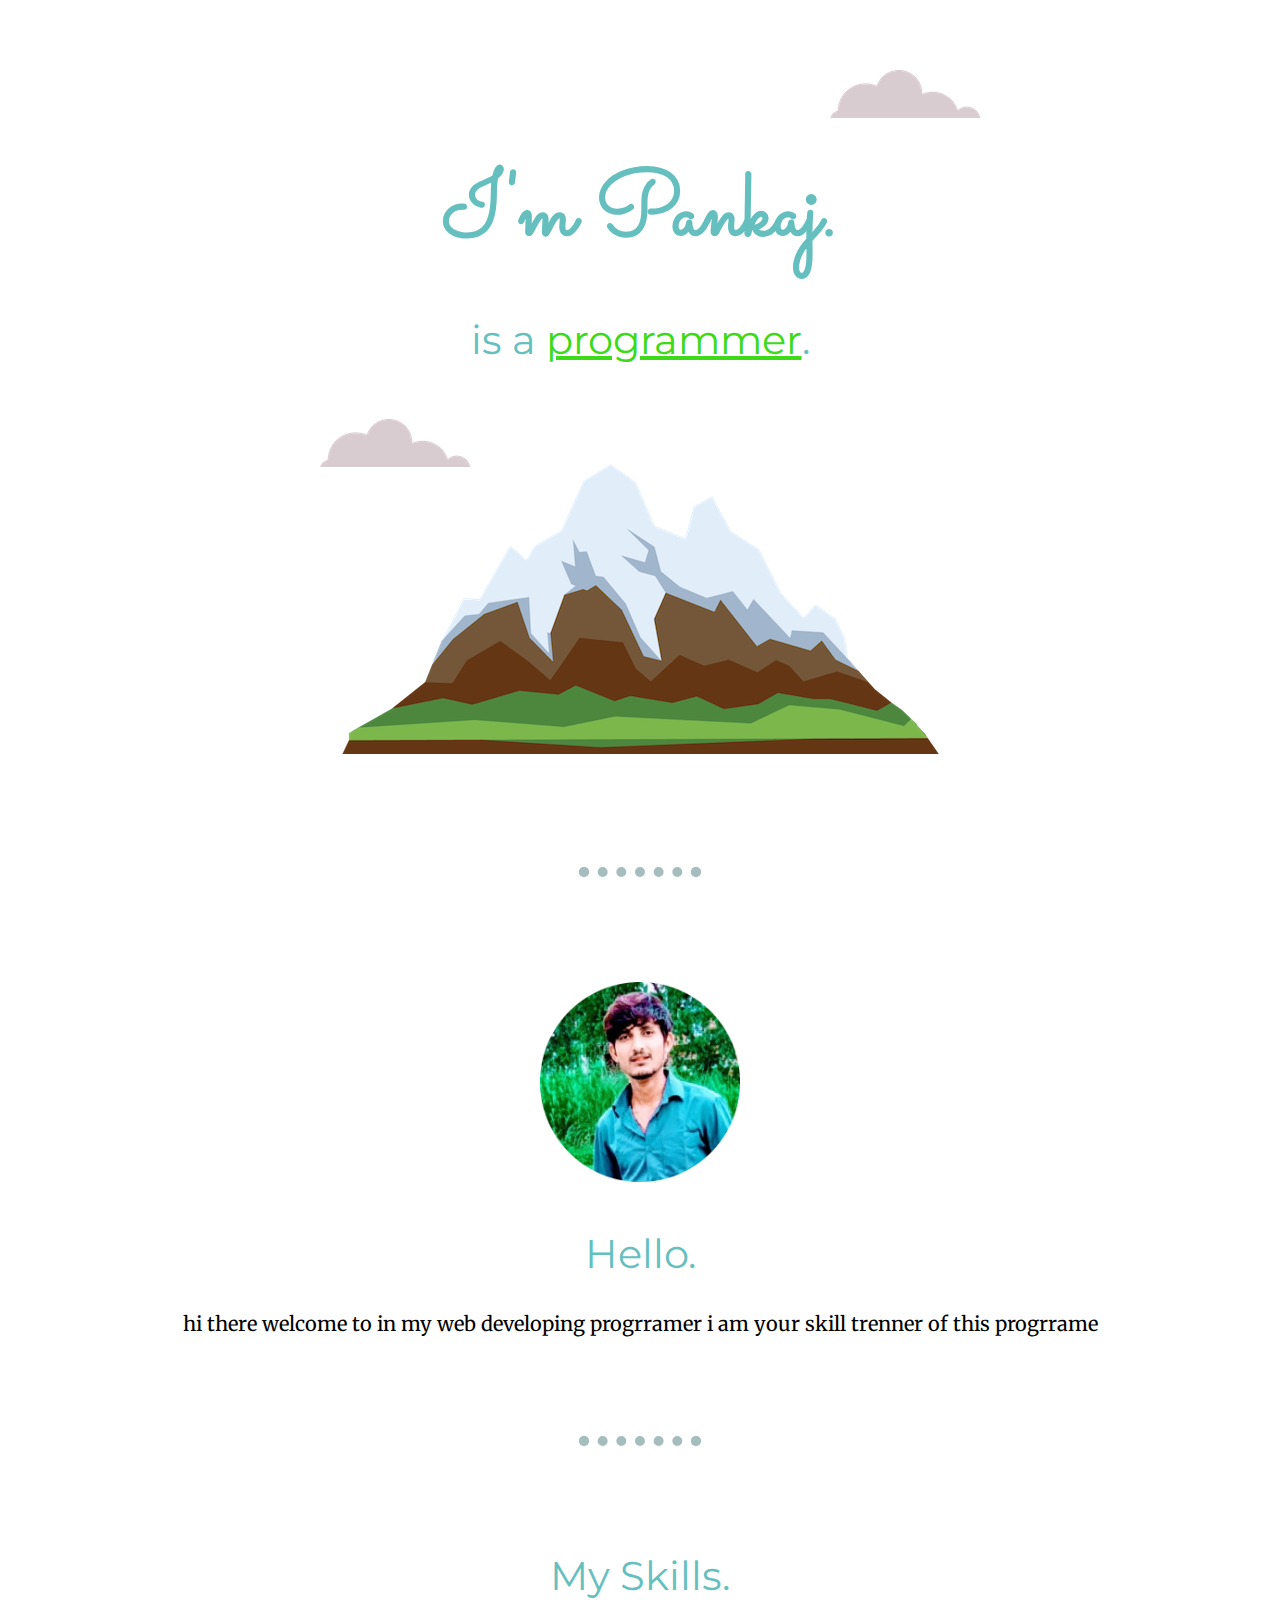
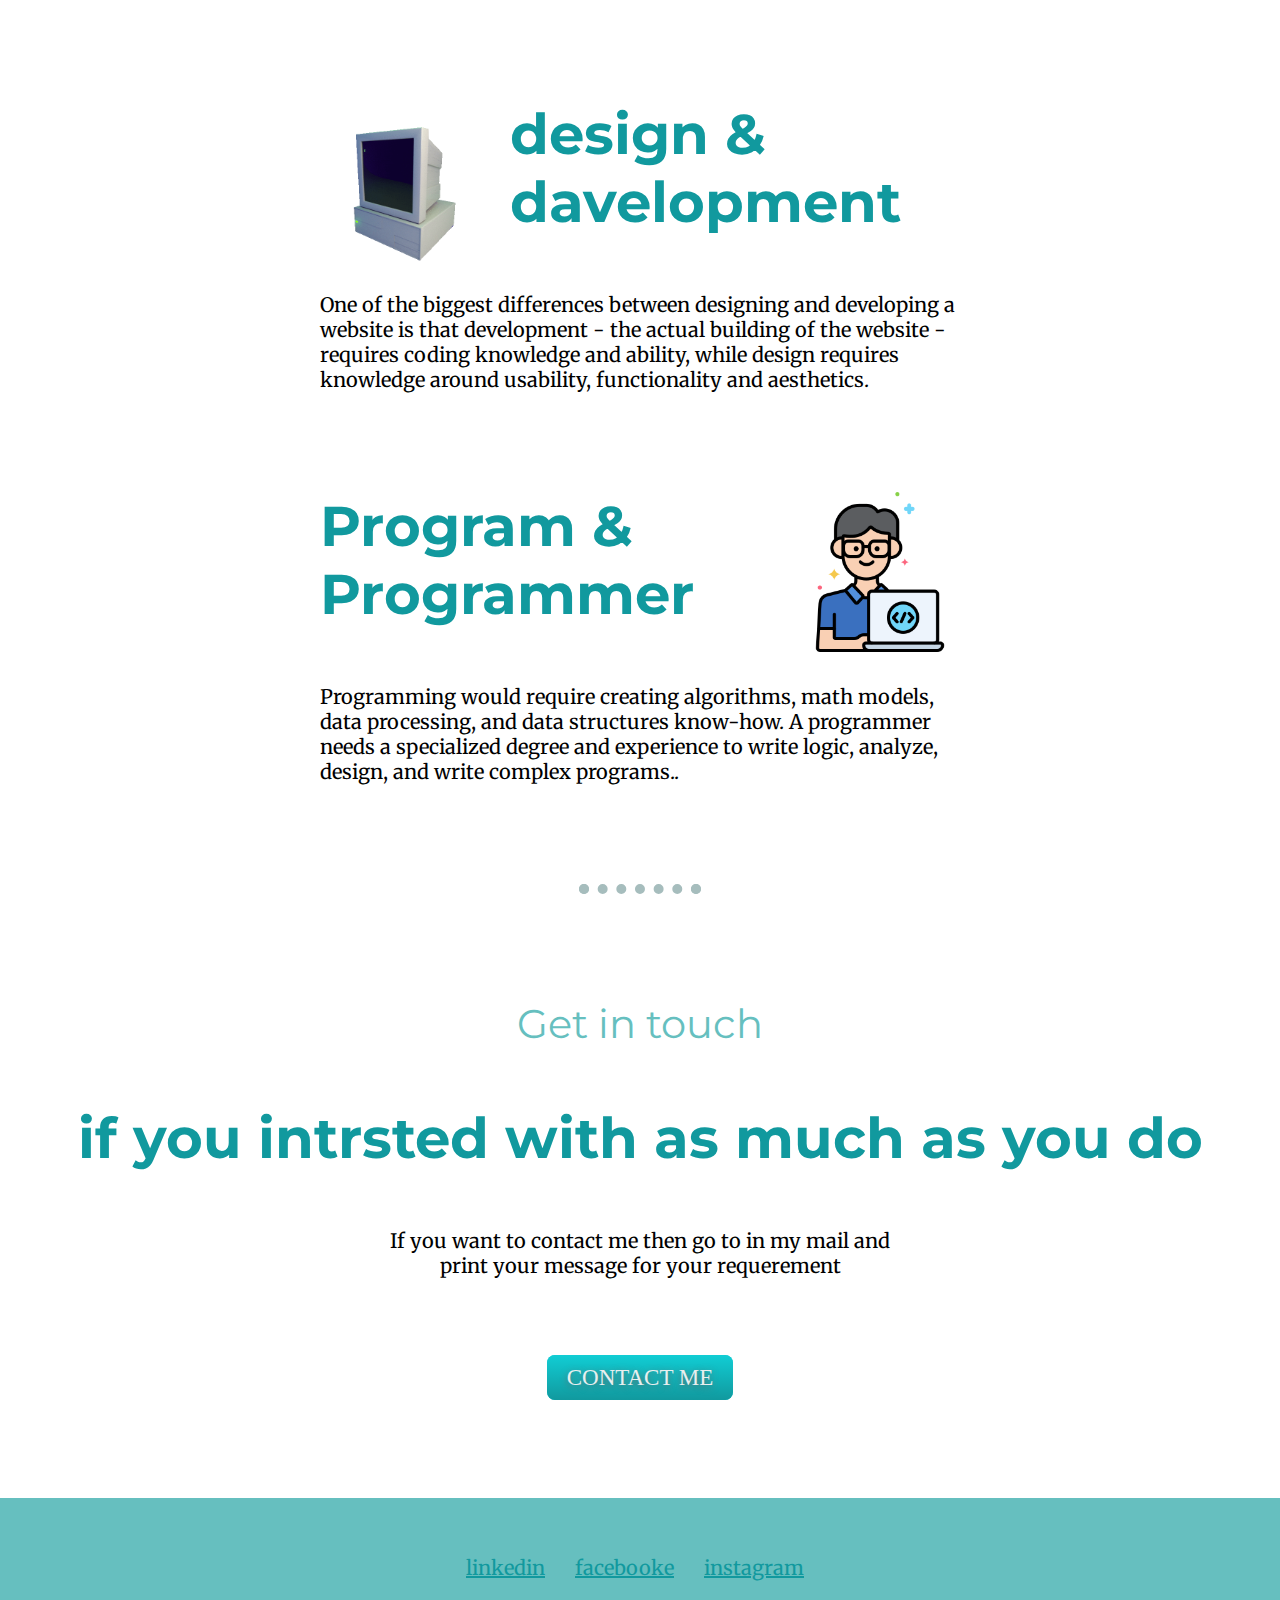
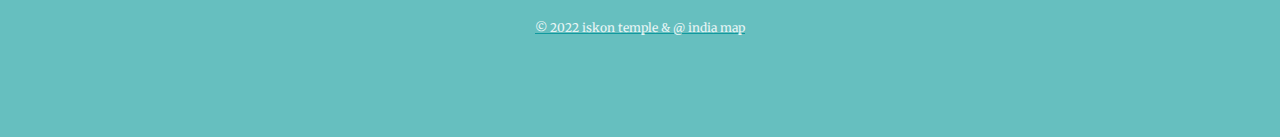
<file: index.html>
<!DOCTYPE html>
<html lang="en">
<head>
    <meta charset="UTF-8">
    <meta http-equiv="X-UA-Compatible" content="IE=edge">
    <meta name="viewport" content="width=device-width, initial-scale=1.0">
    <title>pankaj singh</title>
    <link rel="stylesheet" href="style.css">
    <link rel="icon" href="favicon.ico">
    <link rel="preconnect" href="https://fonts.googleapis.com">
<link rel="preconnect" href="https://fonts.gstatic.com" crossorigin>
<link href="https://fonts.googleapis.com/css2?family=Merriweather&family=Montserrat&family=Sacramento&display=swap" rel="stylesheet">
</head>
<body>
  
     <div class=" top-container">
        <img class="top-cloud" src="images/cloud.png" alt="cloud-img">
        <h1 class="text"> I'm Pankaj. </h1>
        <h2>
         is a <span class="pro">programmer</span>.
        </h2>
        <img class="bottem-cloud" src="images/cloud.png" alt="cloud-img">
        <img class="mountain" src="images/mountain.png" alt="mountain-img">
    </div><hr>
    <div class="middele-container"> 
        <div class="profile">
            <img class="third-image" src="Saved Pictures/pank.png" alt="pank.png" width="200px">
            <h2>Hello.</h2>
            <p>hi there welcome to in my web developing progrramer
              i am your skill trenner of this progrrame
            </p>
          </div>
          <hr>
          <div class="skills">
            <h2>My Skills.</h2>
            <div class="skill-row">
              <img class="computer" src= "Saved Pictures/computer sticker.gif"alt="computer sticker.gif">
              <h3>design & davelopment</h3>
              <p>One of the biggest differences between designing and developing a website is
                 that development - the actual building of the website - requires coding knowledge and ability,
                  while design requires knowledge around usability, functionality and aesthetics.
              </p>
            </div>
            <div class="skill-row">
              <img class="progrramer" src="Saved Pictures/programmer.png"alt="programmer.png">
              <h3>Program & Programmer</h3>
              <p>Programming would require creating algorithms, math models, data processing, and data structures know-how. 
                A programmer needs a specialized degree 
                and experience to write logic, analyze, design, and write complex programs..
              </p>
            </div>
          </div>
          <hr>
          <div class="contact-me">
            <h2>Get in touch</h2>
            <h3>if you intrsted with as much as you do</h3>
            <p class="contact-massage">If you want to contact me then go to in my mail and print your message for your requerement </p>
            <a class="btn" href="mailto:name@email.com">CONTACT ME</a>
          </div>
    </div>
    <div class="bottem-container">
<a class="footer link" href="https://www.linkedin.com/in/pankaj-kumar-6a2376237">linkedin</a>
<a class="footer link" href="https://m.facebook.com/">facebooke</a>
<a class="footer link" href="https//instagram.com/">instagram</a>
<a href="design.html"><p class="krow">© 2022 iskon temple & @ india map</p></a>
    </div>
       
</body>
</html>
</file>
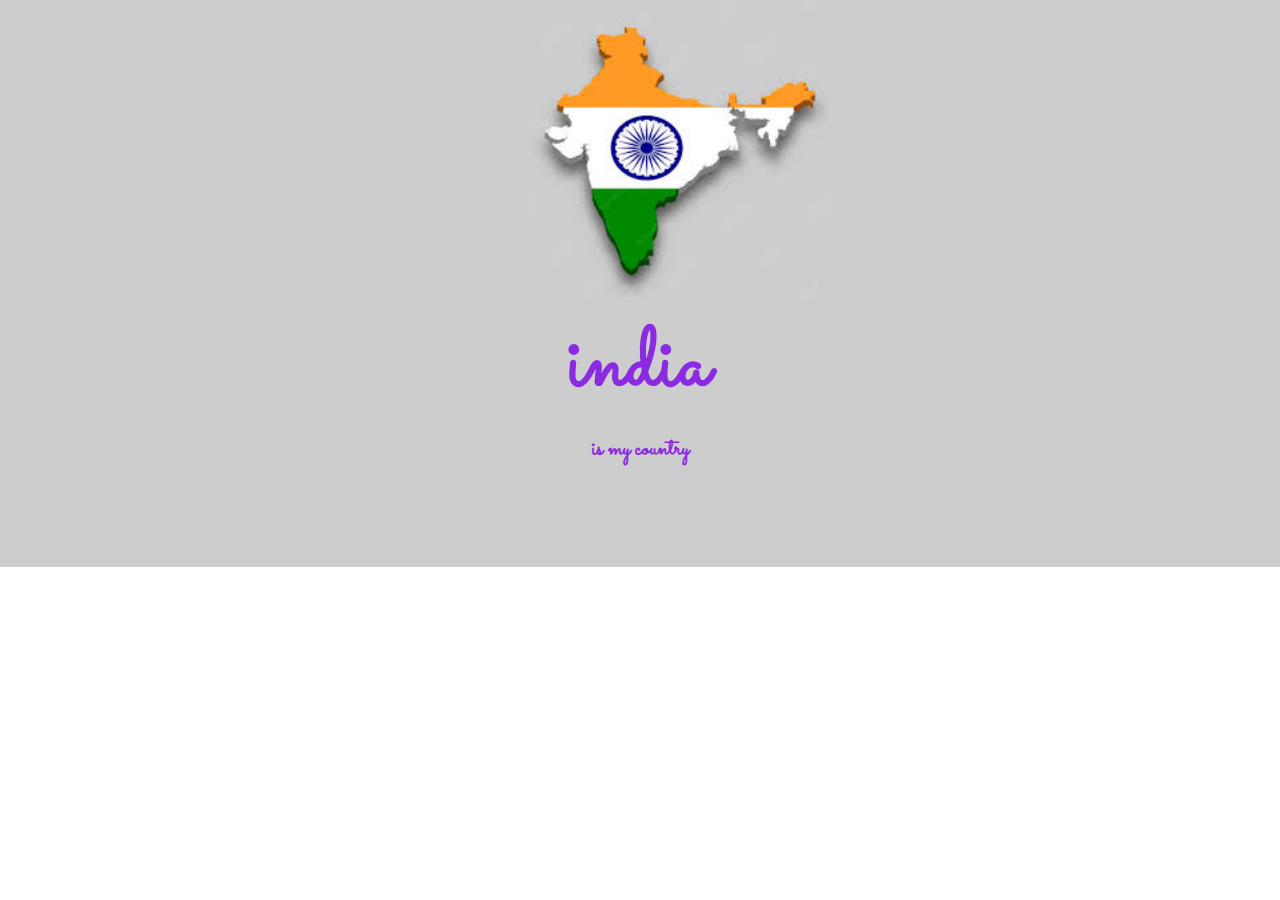
<file: design.html>
<!DOCTYPE html>
<html lang="en">
<head>
    <meta charset="UTF-8">
    <meta http-equiv="X-UA-Compatible" content="IE=edge">
    <meta name="viewport" content="width=device-width, initial-scale=1.0">
    <title>my design</title>
    <link rel="stylesheet" href="pic.css">
    <link rel="preconnect" href="https://fonts.googleapis.com">
    <link rel="preconnect" href="https://fonts.gstatic.com" crossorigin>
    <link href="https://fonts.googleapis.com/css2?family=Merriweather&family=Montserrat&family=Sacramento&display=swap" rel="stylesheet">
    
</head>
<body>
   
<div class="country">
    <img  class="map" src="Saved Pictures/india pic.jfif" alt="india pic.jfif" width="300">
<h1>india</h1>
<h2>is my country</h2>


</div>
</body>
</html>
</file>
<file: style.css>
body{
    color: #40514e;
    margin: 0%;
    text-align:center;
    font-family: 'Merriweather', serif;
    font-size: 300%;
   }

h1{
    margin:50px auto 0px auto ;
    font-family: 'Sacramento', cursive; 
    font-size: 5.625rem;
    color: #66BFBF;     
}
span{
    color:rgb(60, 218, 25);
}
h2{
    font-family: 'Montserrat', sans-serif;
color: #66BFBF;
font-size: 2.5rem;
font-weight: normal;
}
h3{
    font-family: 'Montserrat', sans-serif;
    color: #11999e;
}
p{
    font-size: 20px;
}
a{
    color:#11999e;
    font-size: 20px;
    margin: 20px 10px;
}
a:hover{
    color: #eaf6f6;
}
.krow{
    color:#eaf6f6;
    font-size:0.75rem;
    padding: 20px 0px;
}


.top-container{
background: color #eaf6f6;
position: relative;
padding-top: 100px;       
}
.middele-container{
    color: #000;
    margin: 100px 0;
}
.bottem-container{
background-color: #66bfbf;
padding: 30px 0px 10px;
}
.pro{
    text-decoration: underline;
}
.bottem-cloud{
    position: absolute;
    left:320px ;
    bottom:300px;
}
.top-cloud{
    position:absolute;
    right: 300px;
    top:70px;
}
.skill-row{
width: 50%;
margin:100px auto 100px auto ;
text-align: left;
}
.computer{
    width: 25%;
    float:left;
    margin-right: 30px;
    color:#40514E ;
}
.progrramer{
    width: 25%;
    float:right;
    margin-left: 30px;
}
hr{
border-style:dotted;
border-bottom-style: none;
border-width: 10px;
height: 5px; ;
color: #a6bdbd;
width: 8%;
margin: 100px auto;
}
.contact-massage{
    width: 40%;
    margin: 40px auto 60px;
}
.btn {
    background: #11cdd4;
    background-image: -webkit-linear-gradient(top, #11cdd4, #11999e);
    background-image: -moz-linear-gradient(top, #11cdd4, #11999e);
    background-image: -ms-linear-gradient(top, #11cdd4, #11999e);
    background-image: -o-linear-gradient(top, #11cdd4, #11999e);
    background-image: linear-gradient(to bottom, #11cdd4, #11999e);
    -webkit-border-radius: 8;
    -moz-border-radius: 8;
    border-radius: 8px;
    text-shadow: 0px 2px 7px #666666;
    font-family: Georgia;
    color: #e8efef;
    font-size: 23px;
    padding: 10px 20px 10px 20px;
    text-decoration: none;
  }
  
  .btn:hover {
    background: #30e3cb;
    background-image: -webkit-linear-gradient(top, #30e3cb, #3498db);
    background-image: -moz-linear-gradient(top, #30e3cb, #3498db);
    background-image: -ms-linear-gradient(top, #30e3cb, #3498db);
    background-image: -o-linear-gradient(top, #30e3cb, #3498db);
    background-image: linear-gradient(to bottom, #30e3cb, #3498db);
    text-decoration: none;
  }
  @media(max-width:680px){
    body{
        background-color: rgb(242, 242, 166);
        color: #40514e;
        margin: 0%;
        text-align:center;
        font-family: 'Merriweather', serif;
        font-size: 300%;
       }


       h1{
        margin:50px auto 0px auto ;
        font-family: 'Sacramento', cursive; 
        font-size: 3.5rem;
        color: #66BFBF;    

  }
  h2{
    font-family: 'Montserrat', sans-serif;
color: #66BFBF;
font-size: 1.5rem;
font-weight: normal;
}
h3{
    font-family: 'Montserrat', sans-serif;
    color: #11999e;
    font-size: 2.0rem;
}
  hr{
    border-style:dotted;
    border-bottom-style: none;
    border-width: 10px;
    height: 5px; ;
    color: #a6bdbd;
    width: 8%;
    margin: 100px auto;
    }
    .contact-massage{
        width: 40%;
        margin: 40px auto 60px;
}

.krow{
    color:#eaf6f6;
    font-size:0.75rem;
    padding: 20px 0px;
}

.btn {
    background: #11cdd4;
    background-image: -webkit-linear-gradient(top, #11cdd4, #11999e);
    background-image: -moz-linear-gradient(top, #11cdd4, #11999e);
    background-image: -ms-linear-gradient(top, #11cdd4, #11999e);
    background-image: -o-linear-gradient(top, #11cdd4, #11999e);
    background-image: linear-gradient(to bottom, #11cdd4, #11999e);
    -webkit-border-radius: 8;
    -moz-border-radius: 8;
    border-radius: 8px;
    text-shadow: 0px 2px 7px #666666;
    font-family: Georgia;
    color: #e8efef;
    font-size: 23px;
    padding: 10px 20px 10px 20px;
    text-decoration: none;
  }
  .top-container{
    background: color #eaf6f6;
    position: relative;
    padding-top: 100px;      
    }
    .middele-container{
        color: #000;
        margin: 100px 0;

    }
    .bottem-container{
    background-color: #66bfbf;
    padding: 30px 0px 10px;
    }
.top-cloud .bottem-cloud{
    margin: 0%;
    width: 30px;
    height:30px;
}
.mountain{ 
    margin:0%;
    width: 200px;
    height: 300px;
}
.third-image{ 
    width: 170px;
    height: 170px;
}
.computer{
    width: 200px;
    height:600px;
}
.progrramer{
    width: 200px;
    height:400px;
}
  }
</file>
<file: pic.css>
body{
    
    text-align: center;
    margin: 0%;
    font-family: 'Merriweather', serif;
    font-size: medium;
    

}
.country{

    background-color: rgba(81, 77, 77, 0.283);
    padding-top:300px;
    padding-bottom: 100px;
    position: relative;
    
}
.map{
    position: absolute;
    top: 1px;
    right: 450px;
}
h1{
    margin:0 ;
   font-family: 'Sacramento', cursive;  
   color:blueviolet; 
   font-size: 90px;  
}
h2{
    margin:0 ;
   font-family: 'Sacramento', cursive; 
   color: blueviolet; 
   font-size: 90;     
}
</file>
